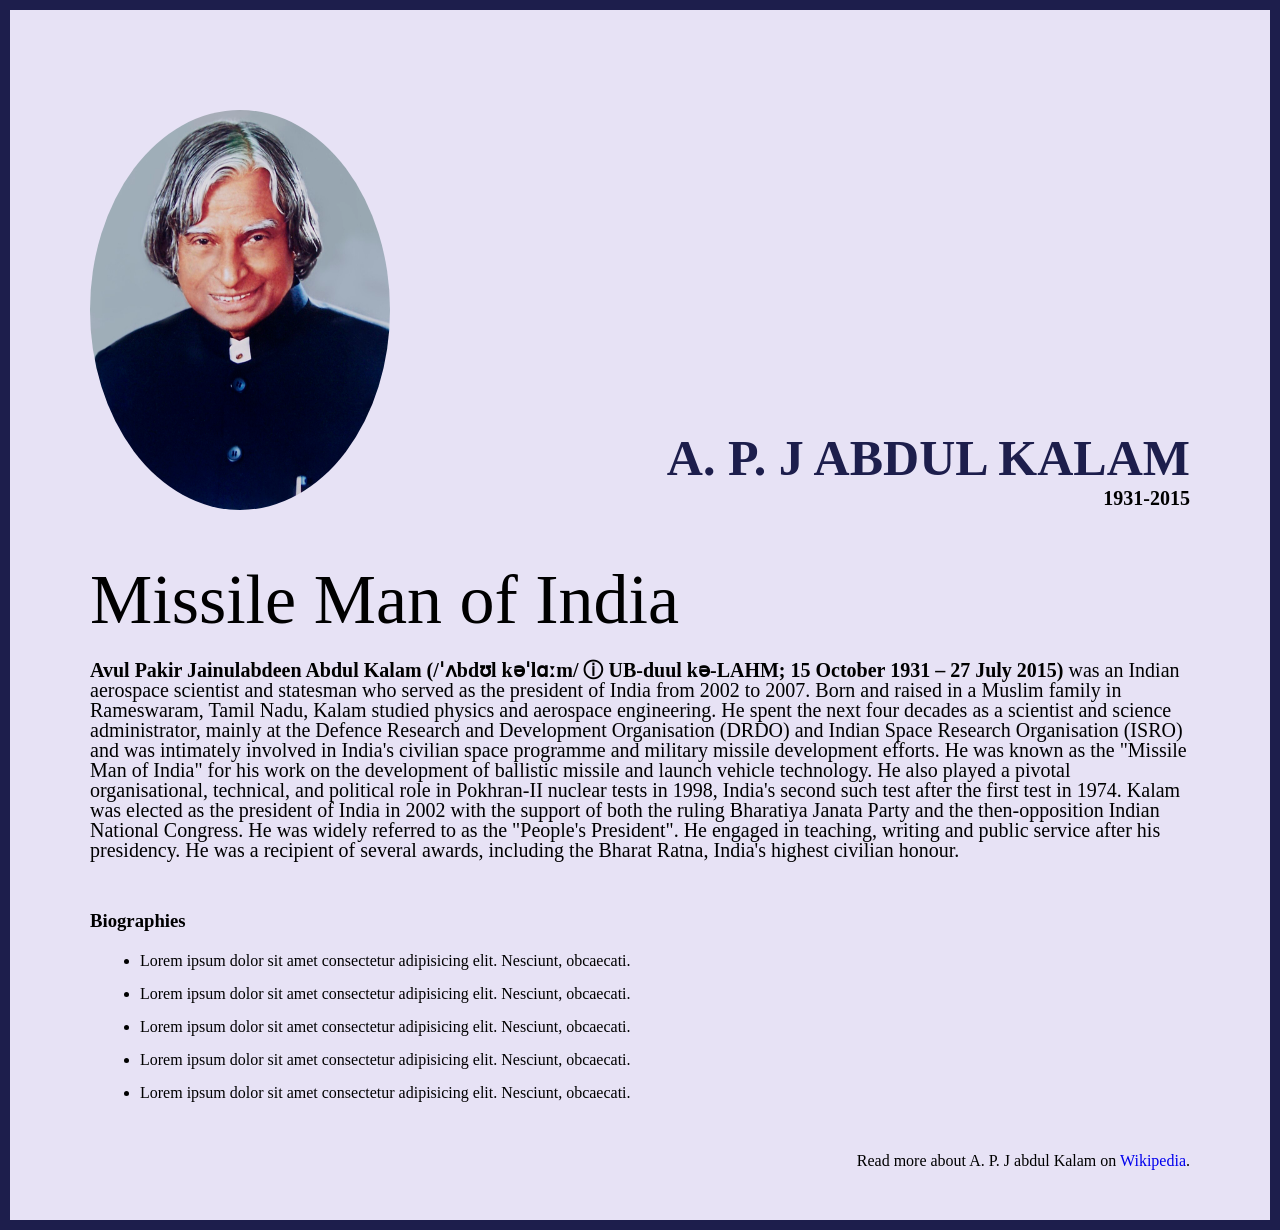
<file: Project1/index.html>
<!DOCTYPE html>
<html lang="en">
<head>
  
    <title>Tribute Website</title>
    <link rel="stylesheet" href="index.css">
</head>
<body>
    <div class="container">
        <div class="content">
            <section class="top_section">
                <div class="image_container">
                    <img src="Images/A._P._J._Abdul_Kalam.jpg" alt="Tribute">
                </div>
            <div>
                <h1>A. P. J Abdul Kalam</h1>
                <h4>1931-2015</h4>
            </div>

            </section>
            <section class="about_section">
                <h2>Missile Man of India</h2>
                <p><b>Avul Pakir Jainulabdeen Abdul Kalam (/ˈʌbdʊl kəˈlɑːm/ ⓘ UB-duul kə-LAHM; 15 October 1931 – 27 July 2015)</b> was an Indian aerospace scientist and statesman who served as the president of India from 2002 to 2007.

Born and raised in a Muslim family in Rameswaram, Tamil Nadu, Kalam studied physics and aerospace engineering. He spent the next four decades as a scientist and science administrator, mainly at the Defence Research and Development Organisation (DRDO) and Indian Space Research Organisation (ISRO) and was intimately involved in India's civilian space programme and military missile development efforts. He was known as the "Missile Man of India" for his work on the development of ballistic missile and launch vehicle technology. He also played a pivotal organisational, technical, and political role in Pokhran-II nuclear tests in 1998, India's second such test after the first test in 1974.

Kalam was elected as the president of India in 2002 with the support of both the ruling Bharatiya Janata Party and the then-opposition Indian National Congress. He was widely referred to as the "People's President". He engaged in teaching, writing and public service after his presidency. He was a recipient of several awards, including the Bharat Ratna, India's highest civilian honour.</p>
            </section>
            <section class="biography_section">
                <h3>Biographies</h3>
                <ul>
                    <li>Lorem ipsum dolor sit amet consectetur adipisicing elit. Nesciunt, obcaecati.</li>
                    <li>Lorem ipsum dolor sit amet consectetur adipisicing elit. Nesciunt, obcaecati.</li>
                    <li>Lorem ipsum dolor sit amet consectetur adipisicing elit. Nesciunt, obcaecati.</li>
                    <li>Lorem ipsum dolor sit amet consectetur adipisicing elit. Nesciunt, obcaecati.</li>
                    <li>Lorem ipsum dolor sit amet consectetur adipisicing elit. Nesciunt, obcaecati.</li>
                    
                </ul>
            </section>
            <footer >
                <p>Read more about A. P. J abdul Kalam on <a href="https://en.wikipedia.org/wiki/A._P._J._Abdul_Kalam">Wikipedia</a>.

                </p></footer>
        </div>
    </div>
</body>
</html>
</file>
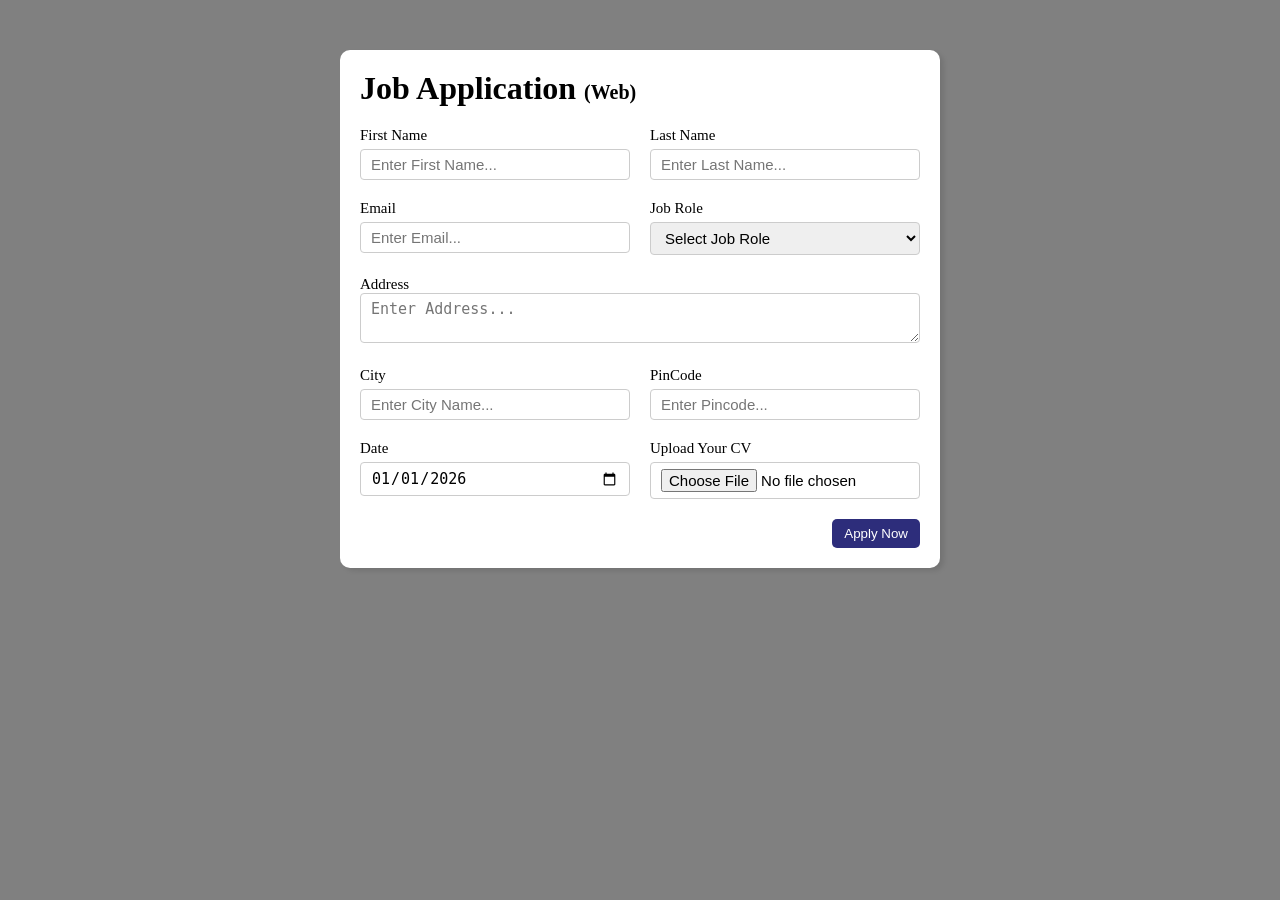
<file: Project2/index.html>
<!DOCTYPE html>
<html lang="en">
<head>

    <title>Job Application</title>
    <link rel="stylesheet" href="index.css">
</head>
<body>
    <div class="container">
        <div class="apply_box">
            <h1>Job Application <span id="small_title">(Web)</span></h1>
            <form action="">
                <div class="form_container">
                    <div class="form_control">
                        <label for="first_name">First Name</label>
                        <input id="first_name"
                                name="first_name"
                                placeholder=
                                "Enter First Name...">
                    </div>

                     <div class="form_control">
                        <label for="Second_name">Last Name</label>
                        <input id="Second_name"
                                name="last_name"
                                placeholder=
                                "Enter Last Name...">
                    </div>

                     <div class="form_control">
                        <label for="email">Email</label>
                        <input id="email"
                                type="email"
                                name="email"
                                placeholder=
                                "Enter Email...">
                    </div>

                     <div class="form_control">
                        <label for="job_role">Job Role</label>
                        <select id="job_role" name="job_role" >
                            <option value="">Select Job Role</option>
                            <option value="frontend">Frontend Developer</option>
                            <option value="backend">Backend Developer</option>
                            <option value="full_stack">Full Stack Developer</option>
                            <option value="ui_ux">UI UX Designer</option>
                        </select>
                    </div>

                    <div class="text_control">
                        <label for="address">Address</label>
                        <textarea id="address"
                                
                                name="address"
                                row="4"
                                cols="50"
                                placeholder=
                                "Enter Address..."
                            ></textarea>
                    </div>

                     <div class="form_control">
                        <label for="city">City</label>
                        <input id="city"
                                
                                name="city"
                                placeholder=
                                "Enter City Name...">
                    </div>

                     <div class="form_control">
                        <label for="pincode">PinCode</label>
                        <input id="pincode"
                                type="number"
                                name="pincode"
                                placeholder=
                                "Enter Pincode...">
                    </div>

                     <div class="form_control">
                        <label for="date">Date</label>
                        <input  value="2026-01-01"
                                id="date"
                                type="date"
                                name="date"
                                >
                    </div>

                     <div class="form_control">
                        <label for="upload">Upload Your CV</label>
                        <input id="upload"
                                type="file"
                                name="upload"
                                 >
                    </div>
                </div>
                <div class="button_container">
                        <button type="submit">Apply Now </button>
                    </div>
            </form>
        </div>
    </div>
</body>
</html>
</file>
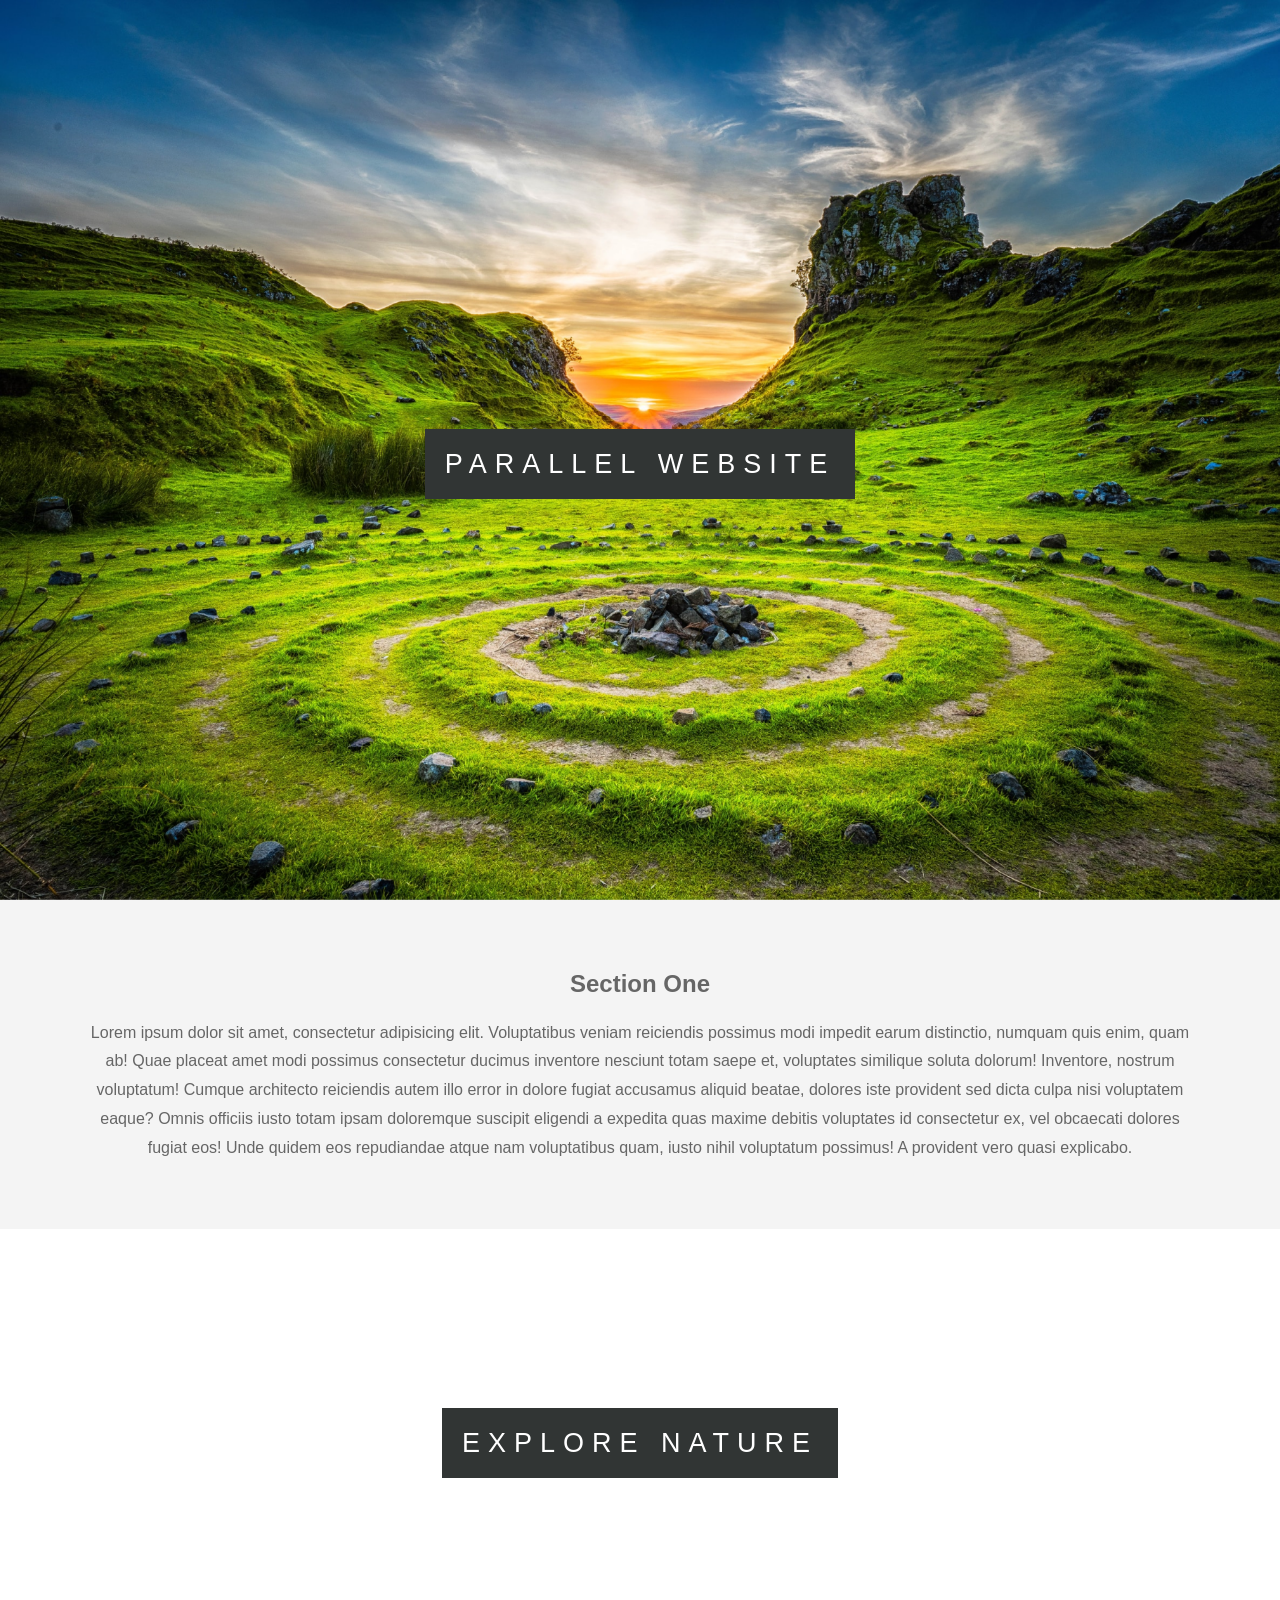
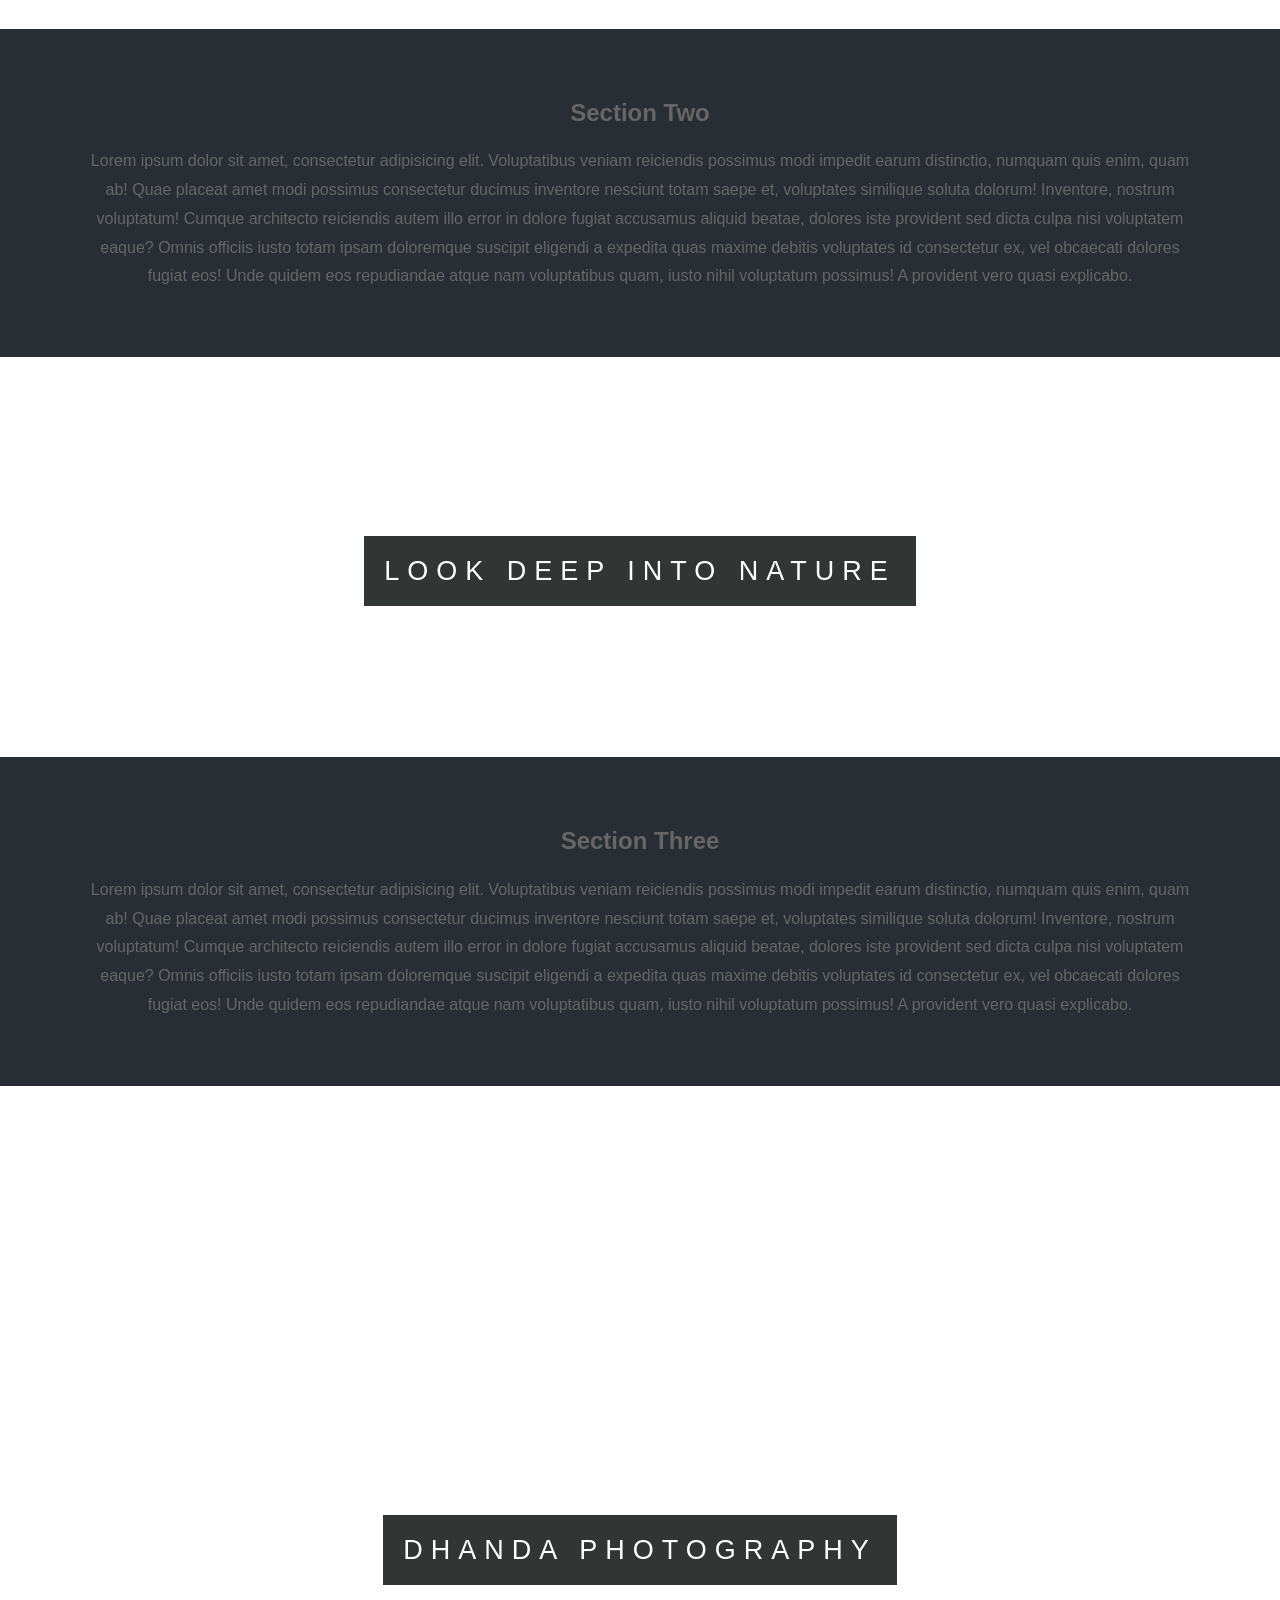
<file: Project3/index.html>
<!DOCTYPE html>
<html lang="en">
<head>
   
    <title>Parralex Website</title>
    <link rel="stylesheet" href="index.css">
</head>
<body>
    <section class="pimg1">
        <div class="ptext">
            <span class="textBg">Parallel Website</span>
        </div>
    </section>
    <section class="section section-light">
        <h2>Section One</h2>
        <p>Lorem ipsum dolor sit amet, consectetur adipisicing elit. Voluptatibus veniam reiciendis possimus modi impedit earum distinctio, numquam quis enim, quam ab! Quae placeat amet modi possimus consectetur ducimus inventore nesciunt totam saepe et, voluptates similique soluta dolorum! Inventore, nostrum voluptatum! Cumque architecto reiciendis autem illo error in dolore fugiat accusamus aliquid beatae, dolores iste provident sed dicta culpa nisi voluptatem eaque? Omnis officiis iusto totam ipsam doloremque suscipit eligendi a expedita quas maxime debitis voluptates id consectetur ex, vel obcaecati dolores fugiat eos! Unde quidem eos repudiandae atque nam voluptatibus quam, iusto nihil voluptatum possimus! A provident vero quasi explicabo.</p>
    </section>
    <section class="pimg2">
        <div class="ptext">
            <span class="textBg">Explore Nature</span>
        </div>
    </section>
     <section class="section section-dark">
        <h2>Section Two</h2>
        <p>Lorem ipsum dolor sit amet, consectetur adipisicing elit. Voluptatibus veniam reiciendis possimus modi impedit earum distinctio, numquam quis enim, quam ab! Quae placeat amet modi possimus consectetur ducimus inventore nesciunt totam saepe et, voluptates similique soluta dolorum! Inventore, nostrum voluptatum! Cumque architecto reiciendis autem illo error in dolore fugiat accusamus aliquid beatae, dolores iste provident sed dicta culpa nisi voluptatem eaque? Omnis officiis iusto totam ipsam doloremque suscipit eligendi a expedita quas maxime debitis voluptates id consectetur ex, vel obcaecati dolores fugiat eos! Unde quidem eos repudiandae atque nam voluptatibus quam, iusto nihil voluptatum possimus! A provident vero quasi explicabo.</p>
    </section>

    <section class="pimg3">
        <div class="ptext">
            <span class="textBg">look deep into nature</span>
        </div>
    </section>
     <section class="section section-dark">
        <h2>Section Three</h2>
        <p>Lorem ipsum dolor sit amet, consectetur adipisicing elit. Voluptatibus veniam reiciendis possimus modi impedit earum distinctio, numquam quis enim, quam ab! Quae placeat amet modi possimus consectetur ducimus inventore nesciunt totam saepe et, voluptates similique soluta dolorum! Inventore, nostrum voluptatum! Cumque architecto reiciendis autem illo error in dolore fugiat accusamus aliquid beatae, dolores iste provident sed dicta culpa nisi voluptatem eaque? Omnis officiis iusto totam ipsam doloremque suscipit eligendi a expedita quas maxime debitis voluptates id consectetur ex, vel obcaecati dolores fugiat eos! Unde quidem eos repudiandae atque nam voluptatibus quam, iusto nihil voluptatum possimus! A provident vero quasi explicabo.</p>
    </section>

     <section class="pimg1">
        <div class="ptext">
            <span class="textBg">Dhanda Photography</span>
        </div>
    </section>
</body>
</html>
</file>
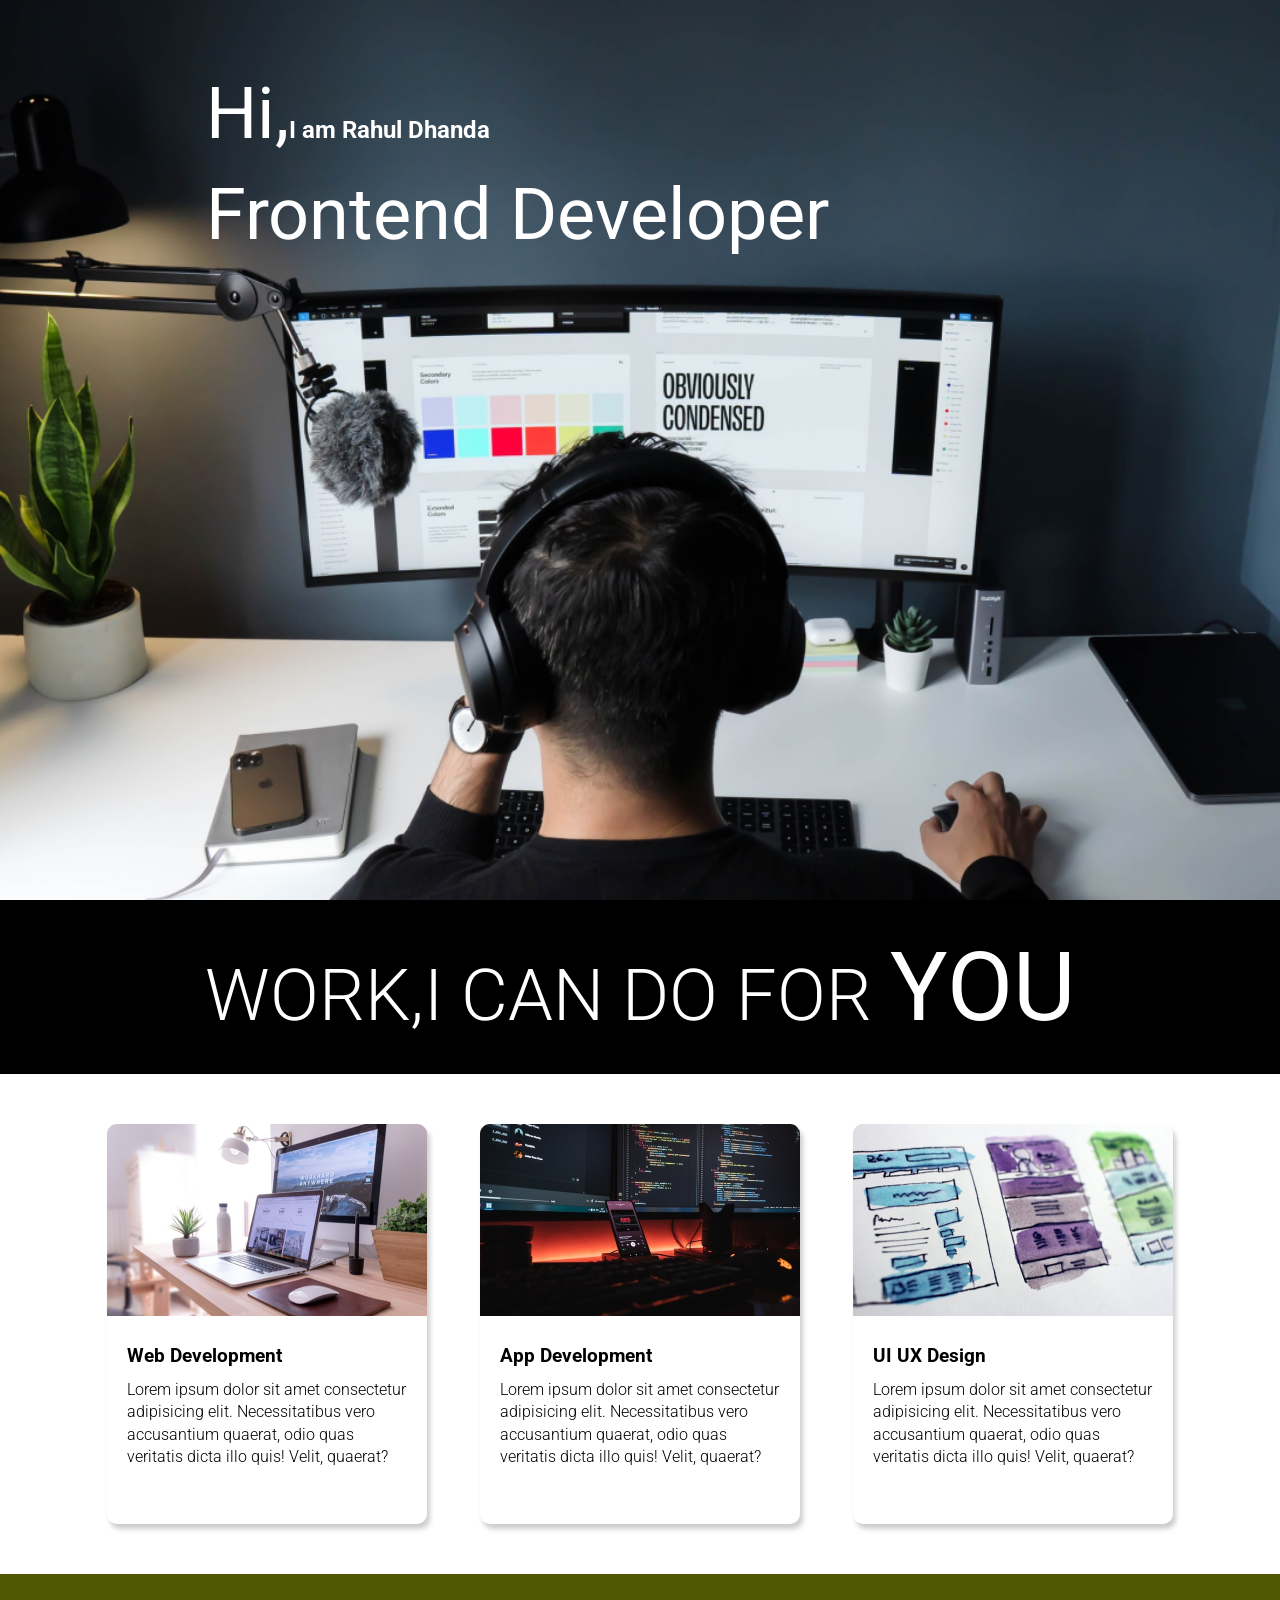
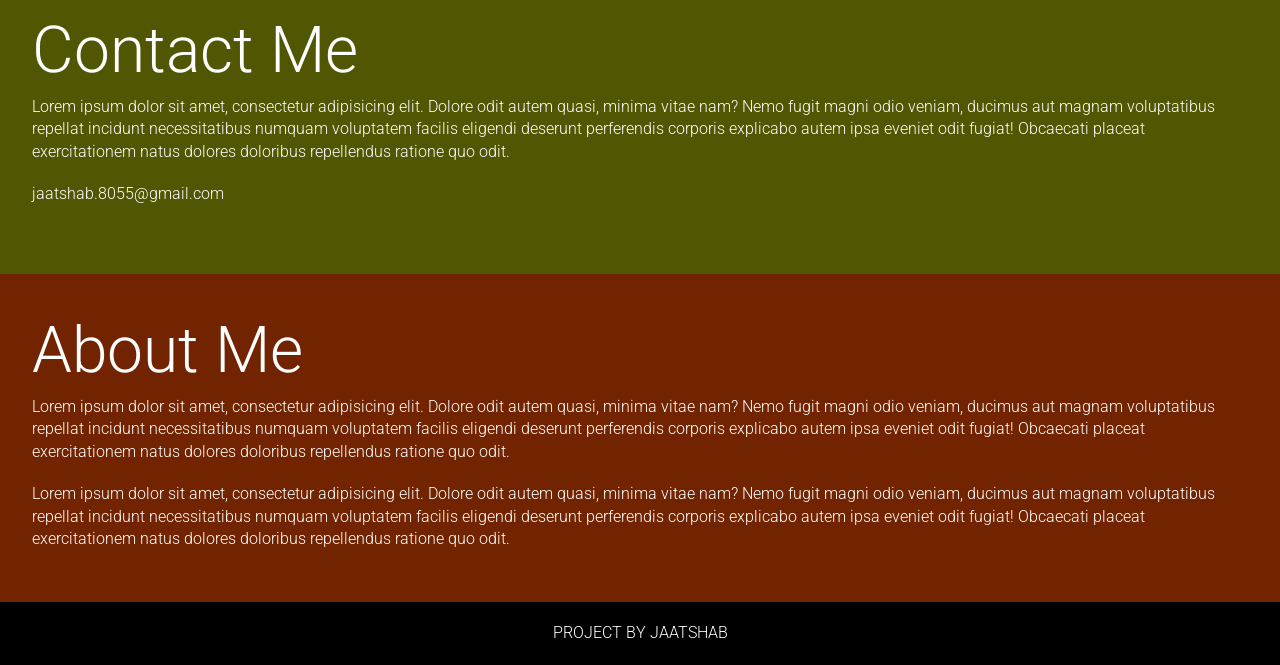
<file: Project4/index.html>
<!DOCTYPE html>
<html lang="en">
<head>
   
    <title>Landing Page</title>
    <link rel="stylesheet" href="index.css">
    
</head>
<body>
    <section class="hero_section">
        <div class="text_container">
            <h2><span class="lg_text">Hi,</span>I am Rahul Dhanda</h2>
            <h1 class="lg_text">Frontend Developer</h1>
        </div>
        
    </section>
    <section class="black_box">
        <h2>work,i can do for <span>you</span></h2>
    </section>

    <section class="work">
       <div class="grid_item">
         <div class="card">
            <div class="image_container">
                <img src="images/web.png" alt="web development">
            </div>
            <div class="card_content">
                <h3>Web Development</h3>
                <p>Lorem ipsum dolor sit amet consectetur adipisicing elit. Necessitatibus vero accusantium quaerat, odio quas veritatis dicta illo quis! Velit, quaerat?</p>
            </div>
        </div>
       </div>

        <div class="grid_item">
             <div class="card">
            <div class="image_container">
                <img src="images/mobile.png" alt="web development">
            </div>
            <div class="card_content">
                <h3>App Development</h3><p>Lorem ipsum dolor sit amet consectetur adipisicing elit. Necessitatibus vero accusantium quaerat, odio quas veritatis dicta illo quis! Velit, quaerat?</p>
            </div>
        </div>
        </div>

        <div class="grid_item">
             <div class="card">
            <div class="image_container">
                <img src="images/uiux.png" alt="web development">
            </div>
            <div class="card_content">
                <h3>UI UX Design</h3><p>Lorem ipsum dolor sit amet consectetur adipisicing elit. Necessitatibus vero accusantium quaerat, odio quas veritatis dicta illo quis! Velit, quaerat?</p>
            </div>
        </div>
        </div>
    </section>
    <section class="section_bottom">
        <div class="contact">
            <h2>Contact Me</h2>
            <p>Lorem ipsum dolor sit amet, consectetur adipisicing elit. Dolore odit autem quasi, minima vitae nam? Nemo fugit magni odio veniam, ducimus aut magnam voluptatibus repellat incidunt necessitatibus numquam voluptatem facilis eligendi deserunt perferendis corporis explicabo autem ipsa eveniet odit fugiat! Obcaecati placeat exercitationem natus dolores doloribus repellendus ratione quo odit.</p>
            <p>jaatshab.8055@gmail.com</p>
        </div>
        <div class="about">
            <h2>About Me</h2>
            <p>Lorem ipsum dolor sit amet, consectetur adipisicing elit. Dolore odit autem quasi, minima vitae nam? Nemo fugit magni odio veniam, ducimus aut magnam voluptatibus repellat incidunt necessitatibus numquam voluptatem facilis eligendi deserunt perferendis corporis explicabo autem ipsa eveniet odit fugiat! Obcaecati placeat exercitationem natus dolores doloribus repellendus ratione quo odit.</p>
            <p>Lorem ipsum dolor sit amet, consectetur adipisicing elit. Dolore odit autem quasi, minima vitae nam? Nemo fugit magni odio veniam, ducimus aut magnam voluptatibus repellat incidunt necessitatibus numquam voluptatem facilis eligendi deserunt perferendis corporis explicabo autem ipsa eveniet odit fugiat! Obcaecati placeat exercitationem natus dolores doloribus repellendus ratione quo odit.</p>
        </div>
    </section>

<footer>
    Project by Jaatshab 
</footer>
</body>
</html>
</file>
<file: Project1/index.css>
*{
    margin: 0;
    padding: 0;
}
.container{
    background-color: rgb(231, 226, 245);
    min-height: 100vh;
    border: 10px solid #1d1e4c;
}
.content{
    max-width: 1100px;
    margin:0 auto;
} 
.top_section{
    margin-top: 100px;
    display: flex;
    justify-content: space-between;
   text-transform: uppercase;
    align-items: flex-end;
}
.top_section h1{
    font-size: 50px;
    font-weight: bold;
    color: #1d1e4c;
    
    
}
.top_section h4{
    font-size: 20px;
    text-align: end;
}
.image_container{
    border-radius: 50%;
    overflow: hidden;
}

.image_container,img{
width: 300px;
height: 400px;
}
.about_section{
    margin-top: 50px;

}
.about_section h2{
    font-size: 70px;
    font-weight: 400;
    margin-bottom: 20px;
}
.about_section p{
    font-size: 20px;
    line-height: 20px; 
}
.biography_section{
    margin-top: 50px ;
    
}
.biography_section h3{
    margin-bottom: 20px;
}
.biography_section ul{
    margin-left: 50px;
}
.biography_section ul li{
    margin-bottom: 15px;
}
footer{
    margin: 50px 0;
   
}
footer p{
     text-align: end;
}
footer p a{
    text-decoration: none;
}
</file>
<file: Project2/index.css>
*{
    margin: 0;
    padding: 0;
    box-sizing: border-box; 
}
body{
    background-color: grey;
}
.container{
    max-width: 900px;
    margin:0 auto;
}
.apply_box{
    max-width: 600px;
    padding: 20px;
    margin: 0 auto;
    margin-top: 50px;
    box-shadow: 4px 3px 5px rgba(1, 1, 1, 0.1);
    border-radius: 10px;
    background-color:white;
}
#small_title{
    font-size: 20px;
}
.form_container{
    margin-top: 20px;
    display: grid;
    grid-template-columns: repeat(auto-fit,minmax(200px,1fr));
    gap: 20px;
}
.form_control{
    display: flex;
    flex-direction: column;
}
label{
    font-size: 15px;
    margin-bottom: 5px;
}
input,select,textarea{
    padding: 6px 10px;
    border: 1px solid #ccc;
    font-size: 15px;
    border-radius: 4px;
}

input:focus{
    outline-color: rgb(45, 45, 123);
}
.button_container{
    display: flex;
    justify-content: flex-end;
    margin-top: 20px;
}
button{
    background-color:  rgb(45, 45, 123);
    border: 2px solid transparent;
    color: white;
    padding: 5px 10px;
    border-radius: 5px;
    transition: 0.3s ease-in;
}
button:hover{
    background-color:white;
    border: 2px solid rgb(52, 52, 98);
    color: rgb(52, 52, 98);
    transition: 0.3s ease-out;
    cursor:pointer;
}
.text_control{
    grid-column: 1 / span 2;

}
.text_control textarea{
    width:100%;
}
@media (max-width:460px){
   .text_control{
    grid-column: 1 / span 1;
   }
}
</file>
<file: Project3/index.css>
html,body{
    height: 100%;
    margin: 0;
    font-size: 16px;
    font-family: "Lato",sans-serif;
font-weight: 400;
line-height: 1.8em;
color: #666;
}
.pimg1{
    background-image: url(images/image1.png);
    min-height: 100%;
   
}
.pimg2{
    background-image: url(images/image2.png);
    min-height: 400px;
   
}
.pimg3{
    background-image: url(images/image3.png);
    min-height: 400px;
   
}
.pimg1,
.pimg2,
.pimg3{
 position: relative;
    background-position: center;
    background-size: cover;
    background-repeat: no-repeat;
    background-attachment: fixed;
}
.ptext{
    position: absolute;
    top: 50%;
    width: 100%;
    text-align: center;
    color: black;
    font-size: 27px;
    letter-spacing: 8px;
    text-transform: uppercase;

}
.textBg{
    background-color: #313534;
    color: #fff;
    padding: 20px;
}
.section{
    padding: 50px 80px;
    text-align: center;
}
.section-light{
    background-color: #f4f4f4;
    color: #666;
}
.section-dark{
    background-color: #282e34;
    columns: #ddd;

}
</file>
<file: Project4/index.css>
@import url('https://fonts.googleapis.com/css2?family=Roboto:ital,wght@0,100..900;1,100..900&display=swap');
*{
    margin: 0;
    padding: 0;
    box-sizing: border-box;
    font-family: "Roboto", sans-serif;
}
html,body{
    line-height: 1.4;
    font-weight: 300;
       
}
.hero_section{
    background-image: url(images/developer.png);
    min-height: 100vh;
    background-position: center;
    background-size: cover;
    background-repeat: no-repeat;
    
}
.text_container{
    color: white;
    max-width: 900px;
    margin:0 auto;
    padding-top: 64px;
    padding-left: 16px; 
}
.lg_text{
    font-size: 72px;
    font-weight:400;
}
 .black_box{
    background-color: black;
    padding: 20px;
    text-transform: uppercase;

 }
 .black_box h2{
 font-size: 72px;
 font-weight: 300;
 color: white;
 text-align: center;
 }
 .black_box h2 span{
    font-weight: 400;
    font-size: 96px;
 }
 .work{
    display: grid;
    grid-template-columns: repeat(auto-fit,minmax(320px,1fr));
    gap: 20px;
    margin: 50px auto;
    max-width: 1100px;
 }
 .card{
    max-width: 320px;
    height: 400px;
    border-radius: 10px;
    box-shadow: 3px 5px 5px rgba(1,1,1,  0.2);
   
    
 }
 .card:hover{
    transform: scale(1.04);
      box-shadow: 3px 5px 5px rgba(1,1,1,  0.3);
       transition: 0.2s ease-in-out;
 }
 .grid_item{
    display: flex;
    justify-content: center;
    align-items: center;
 }
 .card_content{
    padding: 20px;
 }
 .card_content h3{
    padding-bottom: 10px;
 }
 .bottom_section{
    display: flex;
 }
 .contact{
    background-color: #515603;
 }
 .about{
    background-color: #722300;
 }
 .contact,
 .about{
    min-height: 300px;
    padding: 32px;
    color: white;
 }
 .contact p,
 .about p{
    margin-bottom: 20px;
 }
  .contact h2,
 .about h2{
   font-size: 64px;
   font-weight: 300;
 }
 footer{
    text-transform: uppercase;
    text-align: center;
    background-color: black;
    padding: 20px;
    color: white;
 }
 @media (max-width:786px){
    .hero_section{
        min-height: 50vh;
    }
    .text_container{
        padding: 10px 0;
        text-align: center;
    }
    .lg_text{
        font-size: 32px;

    }
    .black_box h2{
        font-size: 24px;
    }
    .black_box h2 span{
        font-weight: 400;
        font-size: 32px;

    }
    .bottom_section{
        flex-direction: column;
    }
    h1{
        font-size: 32px;

    }
    .contact h2,
    .about h2{
        font-size: 32px;
    }

 }
</file>
